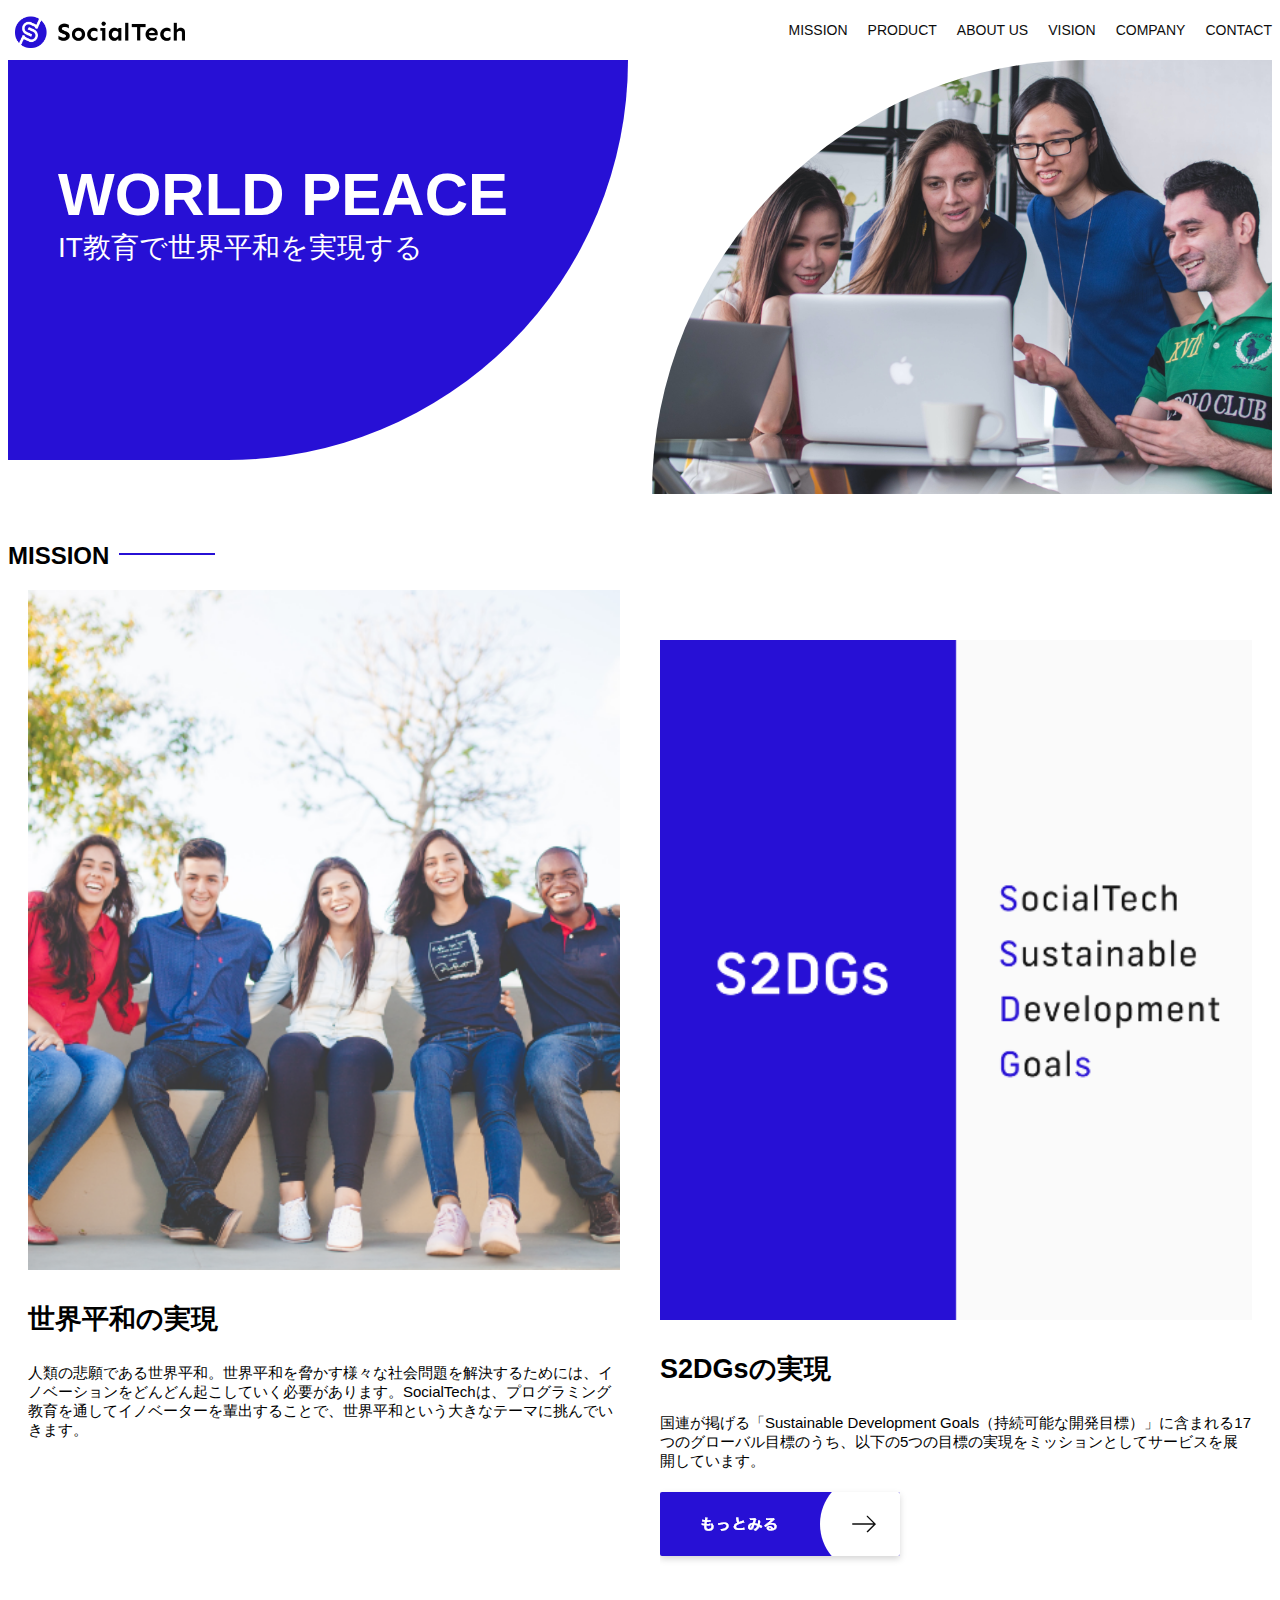
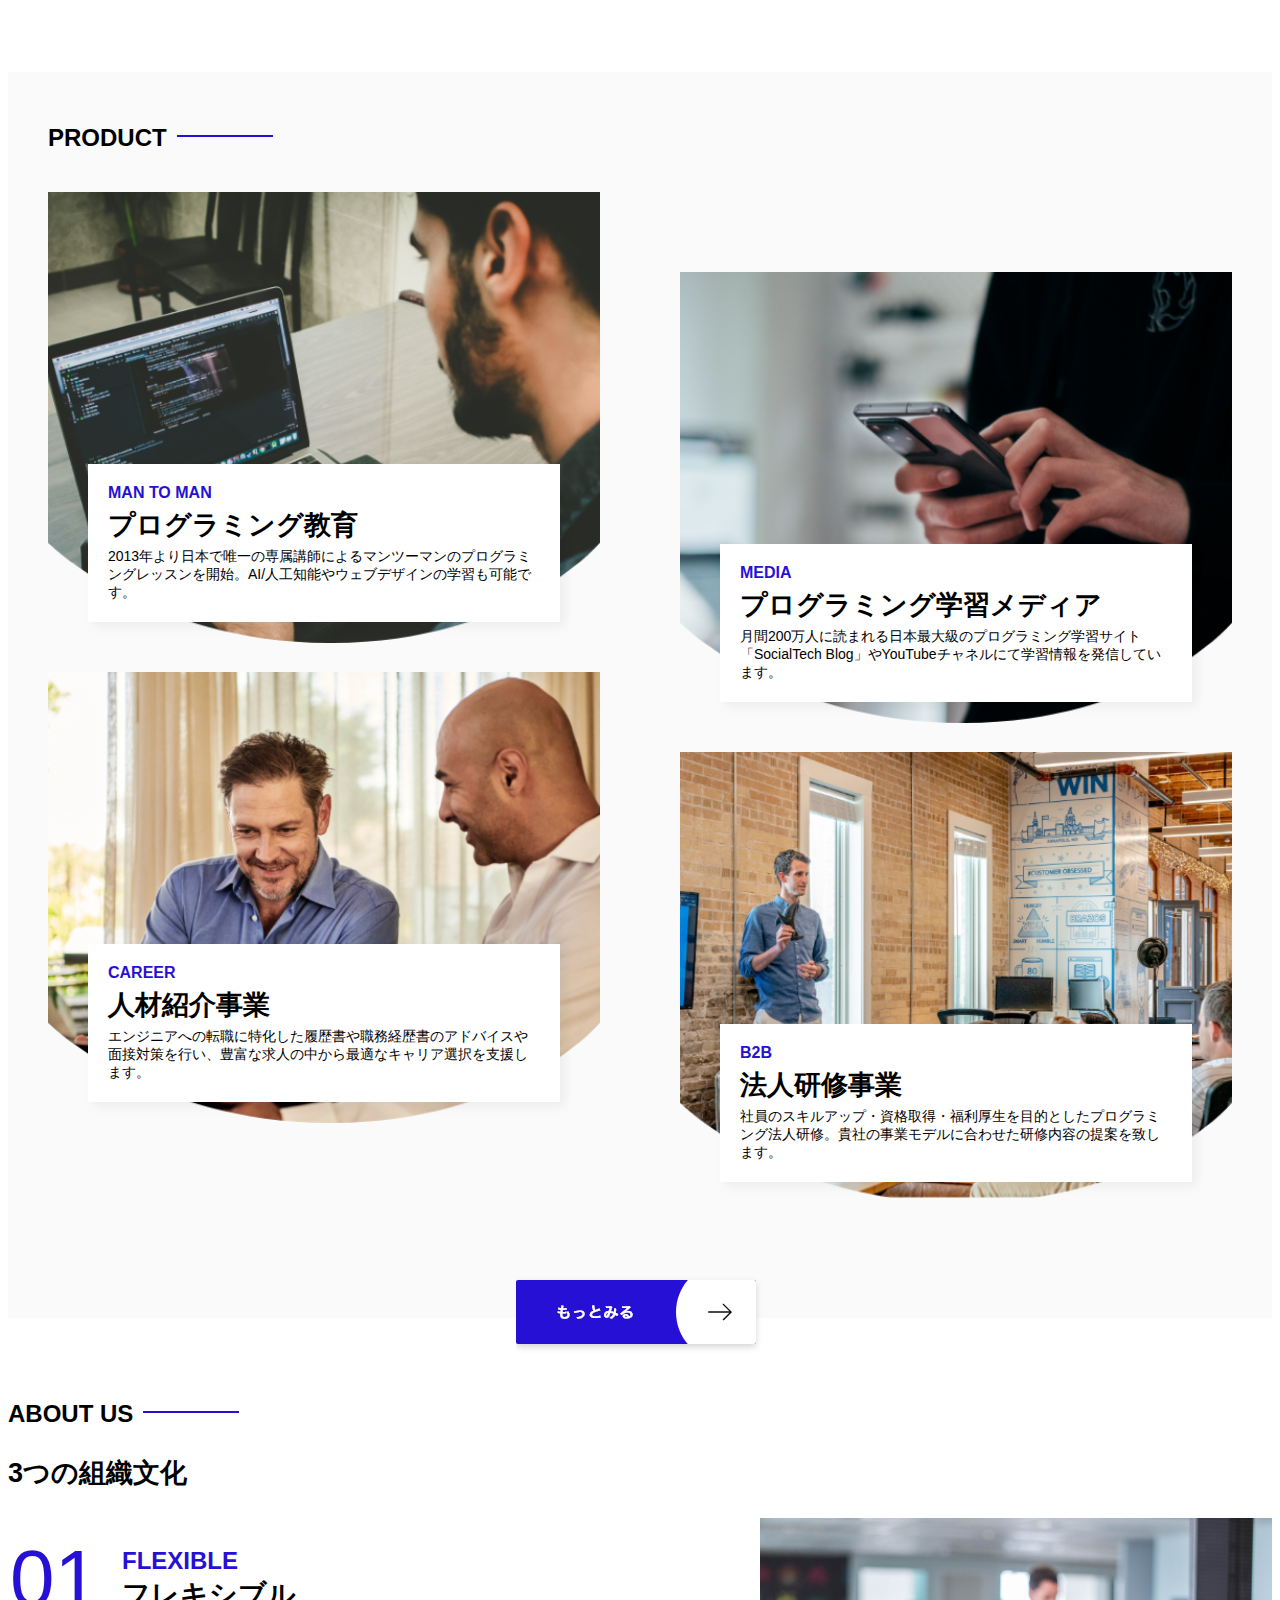
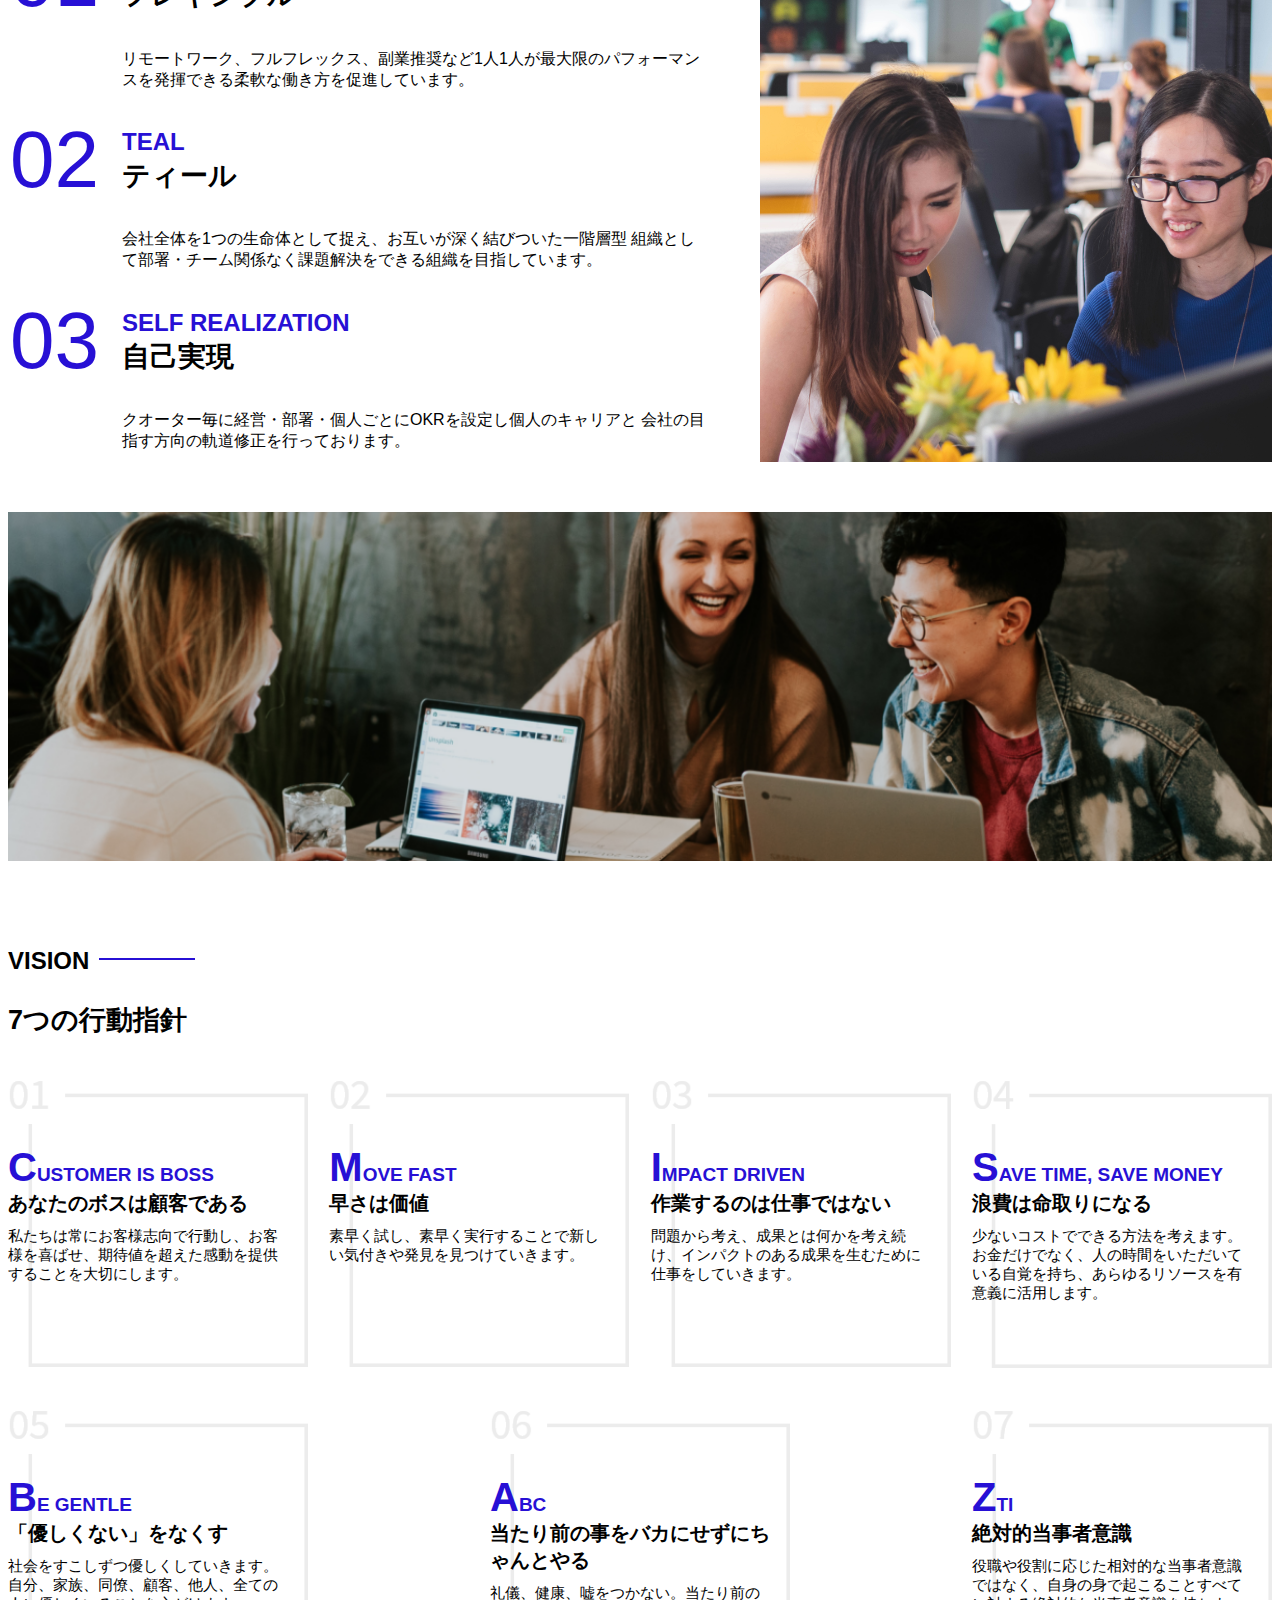
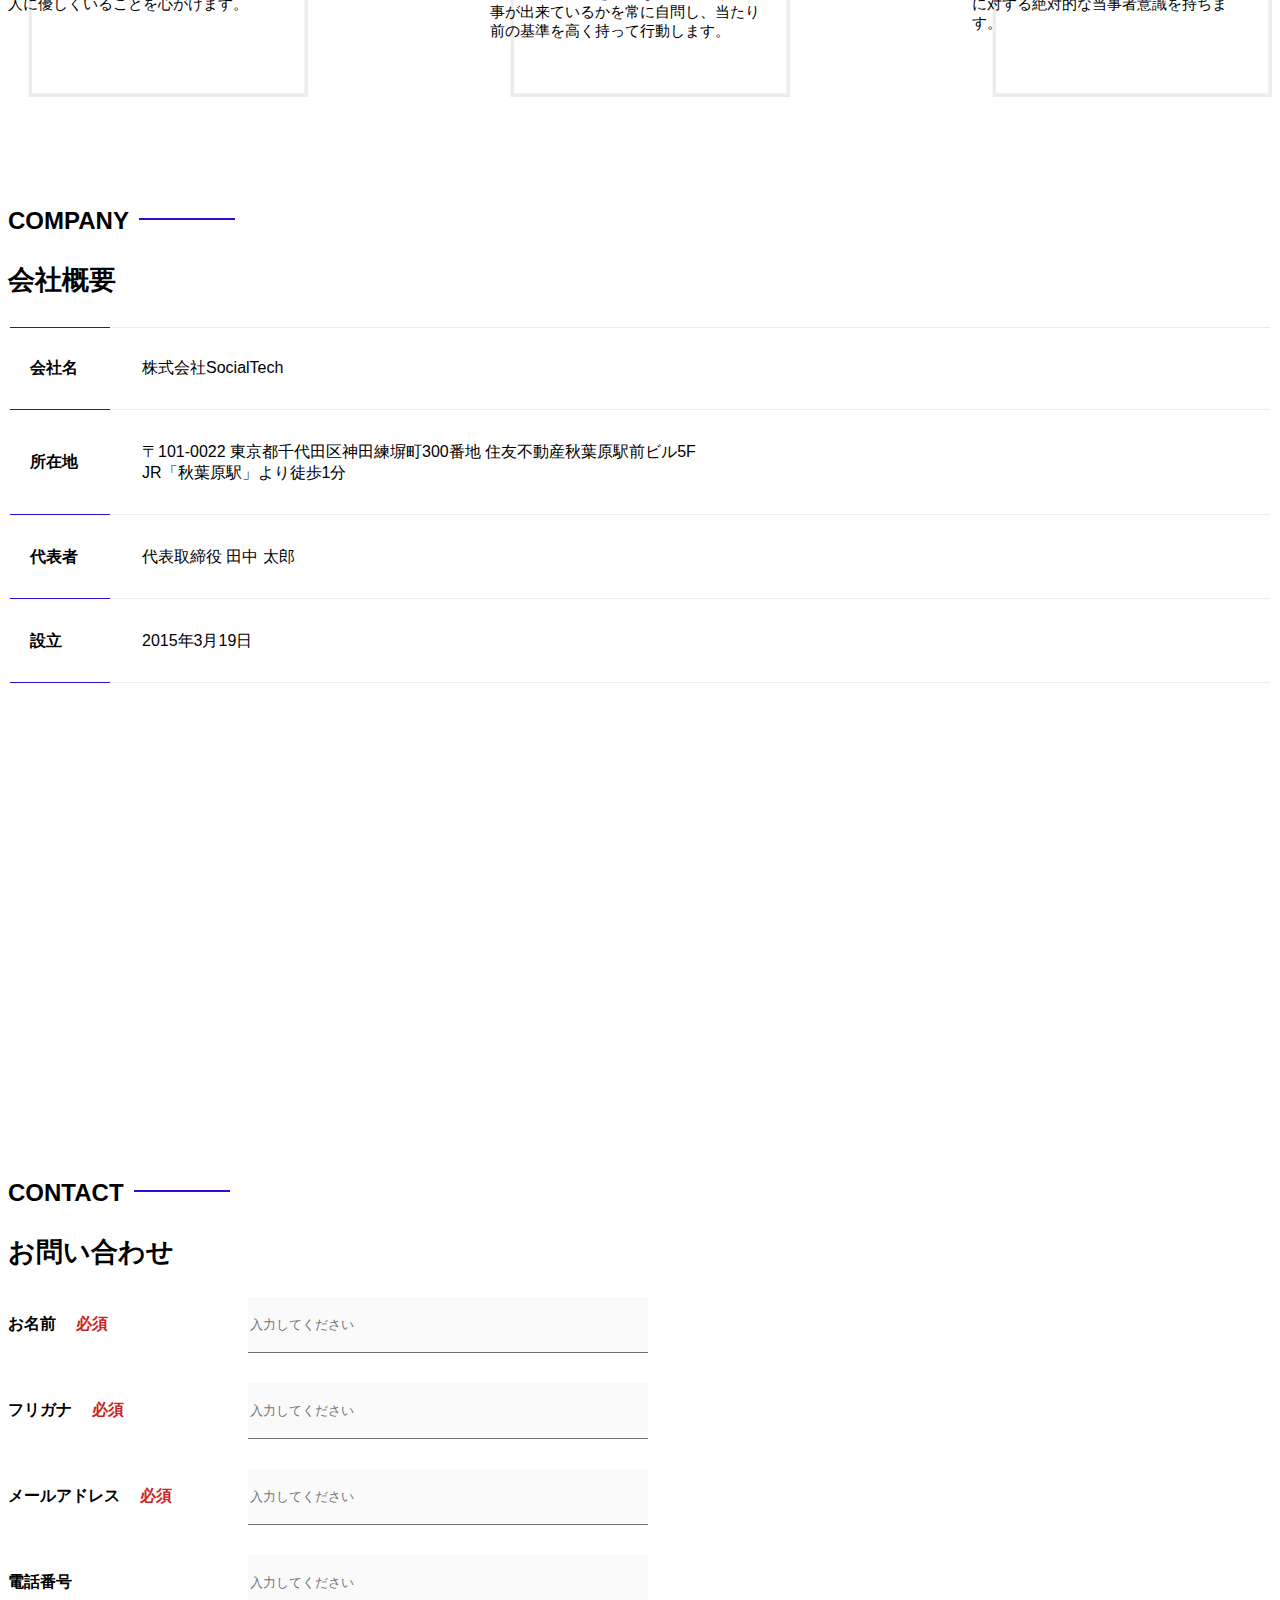
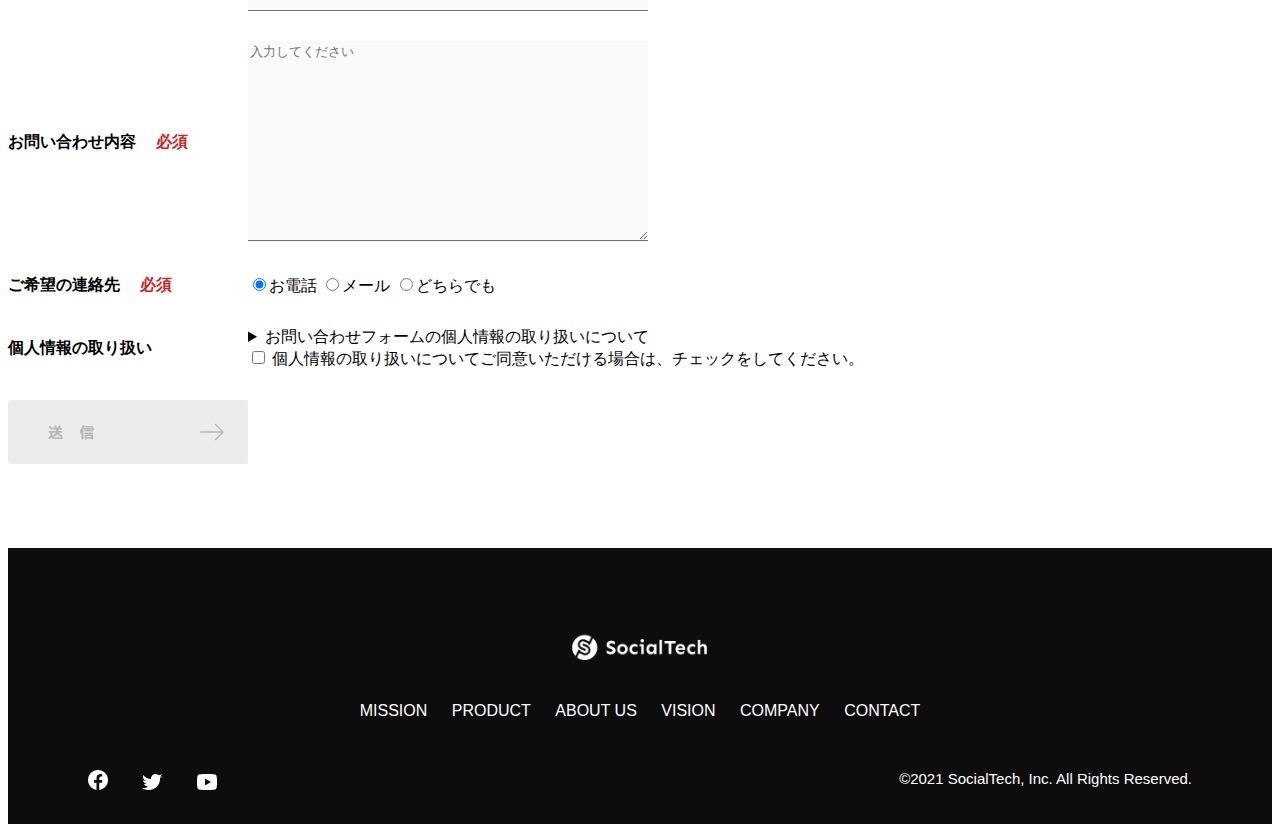
<file: index.html>
<!DOCTYPE html>
<html>
  <head>
    <title>SocialTech</title>
    <meta charset="UTF-8" />
    <meta name="description" content="SocialTechはEdTech業界のリーディングカンパニーを目指します。" />
    <meta name="viewport" content="width=device-width, initial-scale=1.0" />
    <meta name="twitter:card" content="summary">
    <meta name="twitter:site" content="@9CdLpVtVZA18191">
    <meta property="og:url" content="https://sforest1975.github.io/socialtech/">
    <meta property="og:title" content="social tech sample">
    <meta property="og:description" content="this page is social tech sample">
    <meta property="og:image" content="https://sforest1975.github.io/socialtech/images/index/index-main.png">
    <link rel="stylesheet" href="style.css" />
  </head>
  <body>
    <!-- ヘッダー -->
    <header>
      <!-- ロゴ -->
      <a href="index.html" id="logo">
        <img src="images/logo.png" alt="トップページに戻る" />
      </a>
      <!-- PC用ナビゲーション -->
      <nav id="nav-pc">
        <ul>
          <li><a href="mission.html">MISSION</a></li>
          <li><a href="product.html">PRODUCT</a></li>
          <li><a href="index.html#aboutus">ABOUT US</a></li>
          <li><a href="index.html#vision">VISION</a></li>
          <li><a href="index.html#company">COMPANY</a></li>
          <li><a href="index.html#contact">CONTACT</a></li>
        </ul>
      </nav>
      <!-- スマホ用メニューボタン -->
      <button id="menu-sp" onclick="document.getElementById('nav-sp').style.display = 'block'">
        <img src="images/button-menu.png" alt="ナビゲーションを開く" />
      </button>
      <!-- スマホ用ナビゲーション -->
      <div id="nav-sp">
        <button id="close" onclick="document.getElementById('nav-sp').style.display = 'none'">
          <img src="images/button-close.png" alt="ナビゲーションを閉じる" />
        </button>

        <nav>
          <ul>
            <li>
              <a id="logo-sp" href="index.html" onclick="document.getElementById('nav-sp').style.display = 'none'"><img src="images/logo-sp.png" alt="トップページに戻る" /></a>
            </li>
            <li><a class="menu" href="mission.html" onclick="document.getElementById('nav-sp').style.display = 'none'">MISSION</a></li>
            <li><a class="menu" href="product.html" onclick="document.getElementById('nav-sp').style.display = 'none'">PRODUCT</a></li>
            <li><a class="menu" href="index.html#aboutus" onclick="document.getElementById('nav-sp').style.display = 'none'">ABOUT US</a></li>
            <li><a class="menu" href="index.html#vision" onclick="document.getElementById('nav-sp').style.display = 'none'">VISION</a></li>
            <li><a class="menu" href="index.html#company" onclick="document.getElementById('nav-sp').style.display = 'none'">COMPANY</a></li>
            <li><a class="menu" href="index.html#contact" onclick="document.getElementById('nav-sp').style.display = 'none'">CONTACT</a></li>
          </ul>
        </nav>
        <div id="sns">
          <a href="https://www.facebook.com/sejuku2013">
            <img src="images/button-facebook.png" alt="Facebookのリンク" />
          </a>
          <a href="https://twitter.com/samuraijuku">
            <img src="images/button-twitter.png" alt="Twitterのリンク" />
          </a>
          <a href="https://www.youtube.com/channel/UCCFOQO5aDK0xXam4cUQXT8g">
            <img src="images/button-youtube.png" alt="YouTubeのリンク" />
          </a>
        </div>
      </div>
    </header>
    <main>
      <article>
        <!-- メインビジュアル -->
        <section id="main-visual">
          <div id="main-message">
            <h1>WORLD PEACE</h1>
            <p>IT教育で世界平和を実現する</p>
          </div>
          <img src="images/index/index-main.png" alt="PCの周りに集まる多国籍の仲間たち" />
        </section>
        <!--ミッション-->
        <section id="mission">
          <h2 class="index-h2">MISSION</h2>
          <div id="mission-flex">
            <div>
              <img id="mission-photo" src="images/index/index-mission.png" alt="屋外のベンチで写真を撮影する多国籍の仲間たち" />
              <h3>世界平和の実現</h3>
              <p>人類の悲願である世界平和。世界平和を脅かす様々な社会問題を解決するためには、イノベーションをどんどん起こしていく必要があります。SocialTechは、プログラミング教育を通してイノベーターを輩出することで、世界平和という大きなテーマに挑んでいきます。</p>
            </div>
            <div>
              <img id="s2dgs" src="images/index/s2dgs.png" alt="S2DGs" />
              <h3>S2DGsの実現</h3>
              <p>国連が掲げる「Sustainable Development Goals（持続可能な開発目標）」に含まれる17つのグローバル目標のうち、以下の5つの目標の実現をミッションとしてサービスを展開しています。</p>
              <a href="mission.html">
                <img src="images/button-more.png" alt="もっとみる" />
              </a>
            </div>
          </div>
        </section>
        <!-- プロダクト -->
        <section id="product">
          <h2 class="index-h2">PRODUCT</h2>
          <div class="product-flex">
            <div id="product-left">
              <div>
                <img class="product-photo" src="images/index/index-mantoman.png" alt="PCでコードを書く男性" />
                <div class="product-explain">
                  <span>MAN TO MAN</span>
                  <h3>プログラミング教育</h3>
                  <p>2013年より日本で唯一の専属講師によるマンツーマンのプログラミングレッスンを開始。AI/人工知能やウェブデザインの学習も可能です。</p>
                </div>
              </div>
              <div>
                <img class="product-photo" src="images/index/index-career.png" alt="笑顔で話し合う2人の男性" />
                <div class="product-explain">
                  <span>CAREER</span>
                  <h3>人材紹介事業</h3>
                  <p>エンジニアへの転職に特化した履歴書や職務経歴書のアドバイスや面接対策を行い、豊富な求人の中から最適なキャリア選択を支援します。</p>
                </div>
              </div>
            </div>
            <div id="product-right">
              <div>
                <img class="product-photo" src="images/index/index-media.png" alt="スマートフォンを操作する人" />
                <div class="product-explain">
                  <span>MEDIA</span>
                  <h3>プログラミング学習メディア</h3>
                  <p>月間200万人に読まれる日本最大級のプログラミング学習サイト「SocialTech Blog」やYouTubeチャネルにて学習情報を発信しています。</p>
                </div>
              </div>
              <div>
                <img class="product-photo" src="images/index/index-b2b.png" alt="講演中の男性とそれを聴く人々" />
                <div class="product-explain">
                  <span>B2B</span>
                  <h3>法人研修事業</h3>
                  <p>社員のスキルアップ・資格取得・福利厚生を目的としたプログラミング法人研修。貴社の事業モデルに合わせた研修内容の提案を致します。</p>
                </div>
              </div>
            </div>
          </div>
          <div id="product-more">
            <a href="product.html">
              <img src="images/button-more.png" alt="もっとみる" />
            </a>
          </div>
        </section>
        <!---ABOUT US-->
        <section id="aboutus">
          <h2 class="index-h2">ABOUT US</h2>
          <h3>3つの組織文化</h3>
          <div>
            <table class="culture-table">
              <tr>
                <td class="culture-num">01</td>
                <th><span class="culture-en">FLEXIBLE</span><br />フレキシブル</th>
              </tr>
              <tr>
                <td>
                  <!--空のセル-->
                </td>
                <td class="culture-description">リモートワーク、フルフレックス、副業推奨など1人1人が最大限のパフォーマンスを発揮できる柔軟な働き方を促進しています。</td>
              </tr>
              <tr>
                <td class="culture-num">02</td>
                <th><span class="culture-en">TEAL</span><br />ティール</th>
              </tr>
              <tr>
                <td>
                  <!--空のセル-->
                </td>
                <td class="culture-description">会社全体を1つの生命体として捉え、お互いが深く結びついた一階層型 組織として部署・チーム関係なく課題解決をできる組織を目指しています。</td>
              </tr>
              <tr>
                <td class="culture-num">03</td>
                <th><span class="culture-en">SELF REALIZATION</span><br />自己実現</th>
              </tr>
              <tr>
                <td>
                  <!--空のセル-->
                </td>
                <td class="culture-description">クオーター毎に経営・部署・個人ごとにOKRを設定し個人のキャリアと 会社の目指す方向の軌道修正を行っております。</td>
              </tr>
            </table>
            <img class="culture-img" src="images/index/index-aboutus1.png" alt="笑顔で話し合う2人の女性" />
          </div>
          <img class="culture-img2" src="images/index/index-aboutus2.png" alt="笑顔で話し合う3人の男女" />
        </section>
        <!-- VISION -->
        <section id="vision">
          <h2 class="index-h2">VISION</h2>
          <h3>7つの行動指針</h3>
          <div>
            <div class="vision-box">
              <img src="images/index/vision-01.png" alt="01" />
              <div>
                <h4>CUSTOMER IS BOSS</h4>
                <h5>あなたのボスは顧客である</h5>
                <p>私たちは常にお客様志向で行動し、お客様を喜ばせ、期待値を超えた感動を提供することを大切にします。</p>
              </div>
            </div>
            <div class="vision-box">
              <img src="images/index/vision-02.png" alt="02" />
              <div>
                <h4>MOVE FAST</h4>
                <h5>早さは価値</h5>
                <p>素早く試し、素早く実行することで新しい気付きや発見を見つけていきます。</p>
              </div>
            </div>
            <div class="vision-box">
              <img src="images/index/vision-03.png" alt="03" />
              <div>
                <h4>IMPACT DRIVEN</h4>
                <h5>作業するのは仕事ではない</h5>
                <p>問題から考え、成果とは何かを考え続け、インパクトのある成果を生むために仕事をしていきます。</p>
              </div>
            </div>
            <div class="vision-box">
              <img src="images/index//vision-04.png" alt="04" />
              <div>
                <h4>SAVE TIME, SAVE MONEY</h4>
                <h5>浪費は命取りになる</h5>
                <p>少ないコストでできる方法を考えます。お金だけでなく、人の時間をいただいている自覚を持ち、あらゆるリソースを有意義に活用します。</p>
              </div>
            </div>
            <div class="vision-box">
              <img src="images/index/vision-05.png" alt="05" />
              <div>
                <h4>BE GENTLE</h4>
                <h5>「優しくない」をなくす</h5>
                <p>社会をすこしずつ優しくしていきます。自分、家族、同僚、顧客、他人、全ての人に優しくいることを心がけます。</p>
              </div>
            </div>
            <div class="vision-box">
              <img src="images/index/vision-06.png" alt="06" />
              <div>
                <h4>ABC</h4>
                <h5>当たり前の事をバカにせずにちゃんとやる</h5>
                <p>礼儀、健康、嘘をつかない。当たり前の事が出来ているかを常に自問し、当たり前の基準を高く持って行動します。</p>
              </div>
            </div>
            <div class="vision-box">
              <img src="images/index/vision-07.png" alt="07" />
              <div>
                <h4>ZTI</h4>
                <h5>絶対的当事者意識</h5>
                <p>役職や役割に応じた相対的な当事者意識ではなく、自身の身で起こることすべてに対する絶対的な当事者意識を持ちます。</p>
              </div>
            </div>
          </div>
        </section>
        <!-- COMPANY -->
        <section id="company">
          <h2 class="index-h2">COMPANY</h2>
          <h3>会社概要</h3>
          <table id="company-table">
            <tr>
              <th class="tableheader tableheader-first">会社名</th>
              <td class="cell cell-first">株式会社SocialTech</td>
            </tr>
            <tr>
              <th class="tableheader">所在地</th>
              <td class="cell">〒101-0022 東京都千代田区神田練塀町300番地 住友不動産秋葉原駅前ビル5F<br />JR「秋葉原駅」より徒歩1分</td>
            </tr>
            <tr>
              <th class="tableheader">代表者</th>
              <td class="cell">代表取締役 田中 太郎</td>
            </tr>
            <tr>
              <th class="tableheader">設立</th>
              <td class="cell">2015年3月19日</td>
            </tr>
          </table>
          <iframe src="https://www.google.com/maps/embed?pb=!1m18!1m12!1m3!1d3240.0688551336807!2d139.7720776771055!3d35.69992317258124!2m3!1f0!2f0!3f0!3m2!1i1024!2i768!4f13.1!3m3!1m2!1s0x60188fee13660e23%3A0x77137876edf742ac!2z5L2P5Y-L5LiN5YuV55Sj56eL6JGJ5Y6f6aeF5YmN44OT44Or!5e0!3m2!1sja!2sjp!4v1704858013291!5m2!1sja!2sjp" style="border: 0" allowfullscreen="" loading="lazy"> </iframe>
        </section>
        <!-- お問い合わせフォーム -->
        <section id="contact">
          <h2 class="index-h2">CONTACT</h2>
          <h3>お問い合わせ</h3>
          <form>
            <div>
              <div class="contact-heading">
                <label class="contact-label">お名前<span class="contact-span">必須</span></label>
              </div>
              <div>
                <input type="text" name="name" placeholder="入力してください" class="contact-textbox" />
              </div>
            </div>
            <div>
              <div class="contact-heading">
                <label class="contact-label">フリガナ<span class="contact-span">必須</span></label>
              </div>
              <div>
                <input type="text" name="hurigana" placeholder="入力してください" class="contact-textbox" />
              </div>
            </div>
            <div>
              <div class="contact-heading">
                <label class="contact-label">メールアドレス<span class="contact-span">必須</span></label>
              </div>
              <div>
                <input type="text" name="email" placeholder="入力してください" class="contact-textbox" />
              </div>
            </div>
            <div>
              <div class="contact-heading">
                <label class="contact-label">電話番号</label>
              </div>
              <div>
                <input type="text" name="tel" placeholder="入力してください" class="contact-textbox" />
              </div>
            </div>
            <div>
              <div class="contact-heading">
                <label class="contact-label">お問い合わせ内容<span class="contact-span">必須</span></label>
              </div>
              <div>
                <textarea class="contact-textarea" placeholder="入力してください" name="message"></textarea>
              </div>
            </div>
            <div>
              <div class="contact-heading">
                <label class="contact-label">ご希望の連絡先<span class="contact-span">必須</span></label>
              </div>
              <div><input class="radiobutton" type="radio" value="tel" name="contact" checked /><label>お電話</label> <input class="radiobutton" type="radio" value="mail" name="contact" /><label>メール</label> <input class="radiobutton" type="radio" value="both" name="contact" /><label>どちらでも</label></div>
            </div>
            <div>
              <div class="contact-heading">
                <label class="contact-label">個人情報の取り扱い</label>
              </div>
              <div>
                <details>
                  <summary>お問い合わせフォームの個人情報の取り扱いについて</summary>
                  <div>
                    <dl>
                      <dt>１．組織の名称又は氏名</dt>
                      <dd>株式会社SocialTech</dd>
                      <dt>２．個人情報保護管理者（若しくはその代理人）の氏名又は職名、所属及び連絡先</dt>
                      <dd>
                        <p>鈴木 一郎 コーポレート部</p>
                        <p>メールアドレス：samurai@example.com</p>
                        <p>TEL：03-1234-5678</p>
                      </dd>
                      <dt>３．個人情報の利用目的</dt>
                      <dd>
                        <ul>
                          <li>本サービス及び本サービスに関連する情報の提供又はそれらに関する連絡のため</li>
                          <li>ユーザーの本人確認のため</li>
                          <li>当社サービスのご案内のため</li>
                          <li>当社の商品等の広告または宣伝（電子メールによるものを含むものとします。）</li>
                        </ul>
                      </dd>
                      <dt>４．個人情報の取り扱い業務の委託</dt>
                      <dd>個人情報の取扱業務の全部または一部を外部に業務委託する場合があります。その際、弊社は、個人情報を適切に保護できる管理体制を敷き実行していることを条件として委託先を厳選したうえで、機密保持契約を委託先と締結し、お客様の個人情報を厳密に管理させます。</dd>
                      <dt>５．個人情報の開示等の請求</dt>
                      <dd>
                        お客様は、弊社に対してご自身の個人情報の開示等（利用目的の通知、開示、内容の訂正・追加・削除、利用の停止または消去、第三者への提供の停止）に関して、当社問合わせ窓口に申し出ることができます。<br />
                        その際、弊社はお客様ご本人を確認させていただいたうえで、合理的な期間内に対応いたします。<br />
                        なお、個人情報に関する弊社問合わせ先は、次の通りです。
                      </dd>
                      <dd>
                        <p>株式会社SocialTech　個人情報問合せ窓口</p>
                        <p>〒150-0043　東京都千代田区神田練塀町300番地 住友不動産秋葉原駅前ビル5F</p>
                        <p>メールアドレス：samurai@example.com　TEL：03-1234-5678</p>
                      </dd>

                      <dt>６．個人情報を提供されることの任意性について</dt>
                      <dd>お客様がご自身の個人情報を弊社に提供されるか否かは、お客様のご判断によりますが、もしご提供されない場合には、適切なサービスが提供できない場合がありますので予めご了承ください。</dd>
                    </dl>
                  </div>
                </details>
                <input type="checkbox" name="agree" />
                <span>個人情報の取り扱いについてご同意いただける場合は、チェックをしてください。</span>
              </div>
            </div>
            <input type="image" src="images/button-submit.png" alt="送信する" />
          </form>
        </section>
      </article>
    </main>
    <footer>
      <div id="footer-logo">
        <img src="images/logo-sp.png" alt="SocialTech" />
      </div>
      <div id="footer-link">
        <a href="mission.html">MISSION</a>
        <a href="product.html">PRODUCT</a>
        <a href="index.html#aboutus">ABOUT US</a>
        <a href="index.html#vision">VISION</a>
        <a href="index.html#company">COMPANY</a>
        <a href="index.html#contact">CONTACT</a>
      </div>
      <div id="sns-footer">
        <div class="sns-btns">
          <a href="https://www.facebook.com/sejuku2013"><img src="images/button-facebook.png" alt="Facebookのリンク" /></a>
          <a href="https://twitter.com/samuraijuku"><img src="images/button-twitter.png" alt="Twitterのリンク" /></a>
          <a href="https://www.youtube.com/channel/UCCFOQO5aDK0xXam4cUQXT8g"><img src="images/button-youtube.png" alt="YouTubeのリンク" /></a>
        </div>
        <p id="copyright">&copy;2021 SocialTech, Inc. All Rights Reserved.</p>
      </div>
    </footer>
  </body>
</html>
</file>
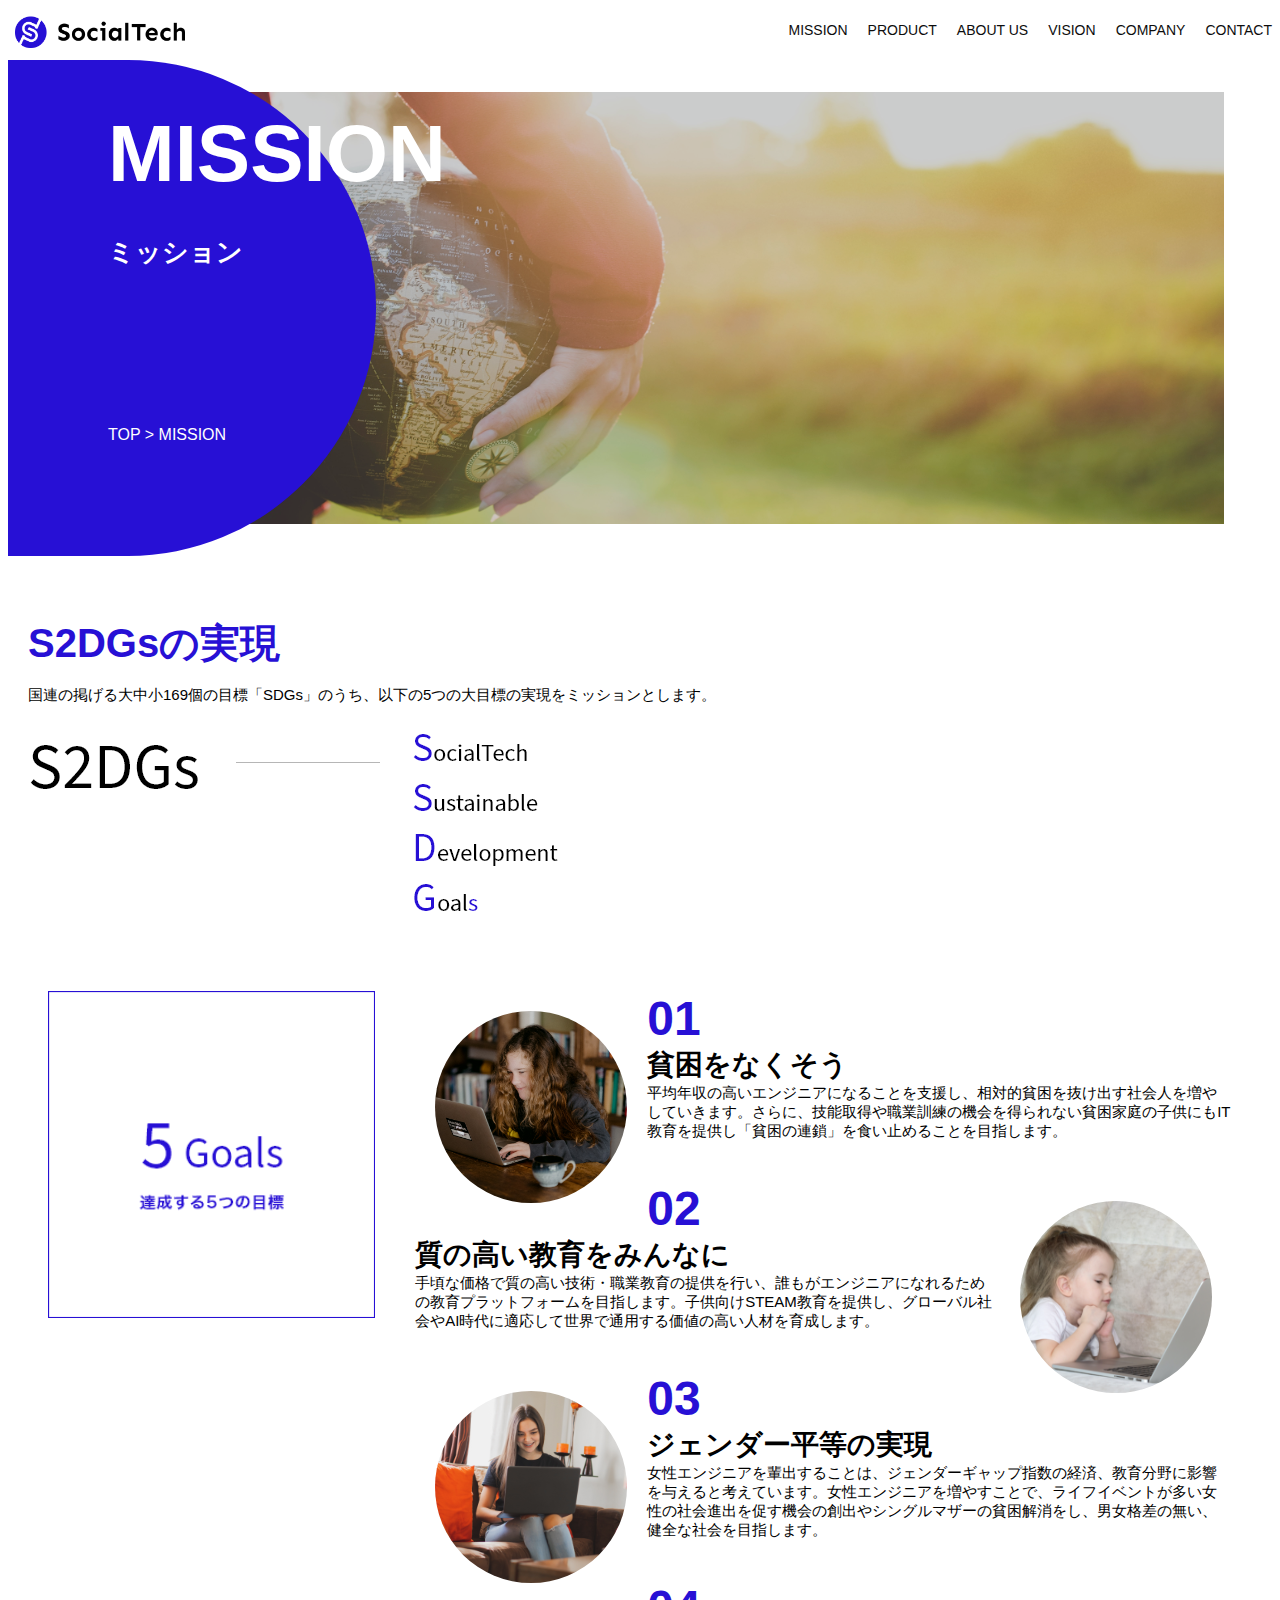
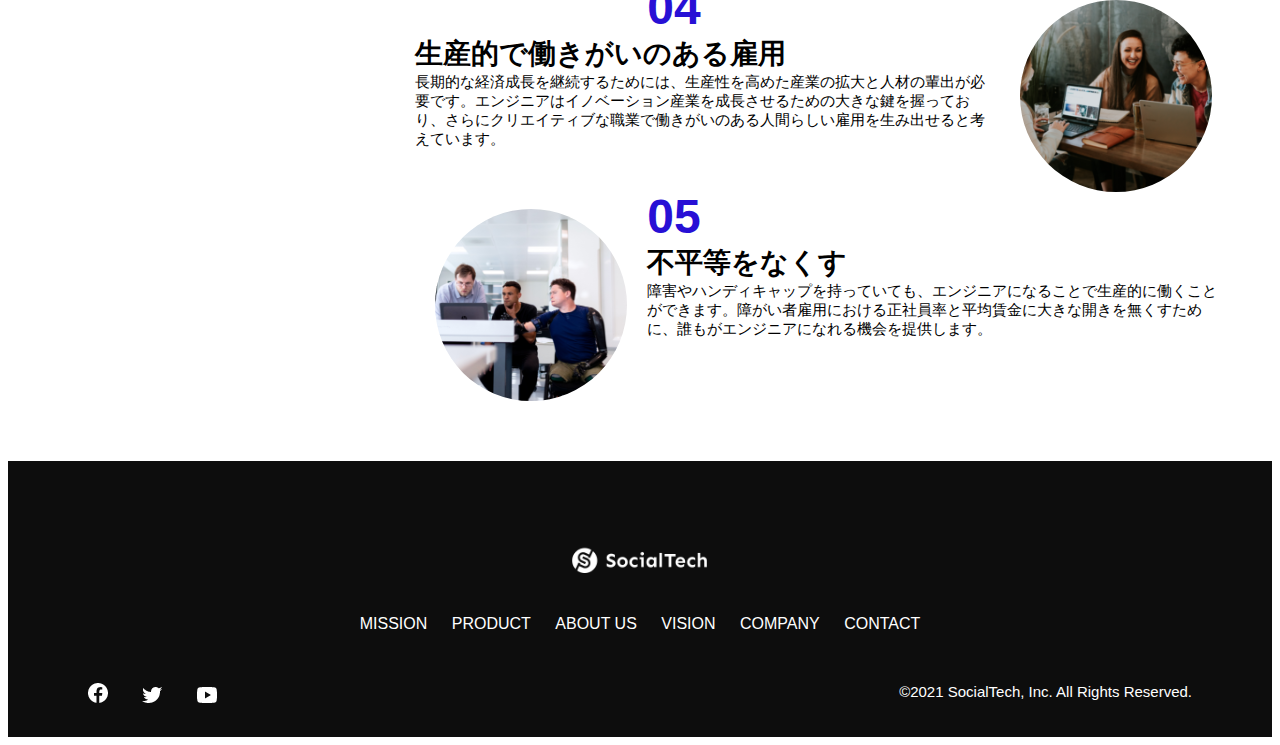
<file: mission.html>
<!DOCTYPE html>
<html>
  <head>
    <title>SocialTech - MISSION ミッション -</title>
    <meta charset="utf-8" />
    <meta name="description" content="SocialTechが目指す5つの目標（S2DGs）を紹介します" />
    <meta name="viewport" content="width=device-width, initial-scale=1.0" />
    <link rel="stylesheet" href="style.css" />
  </head>

  <body>
    <!-- ヘッダー -->
    <header>
      <!-- ロゴ -->
      <a href="index.html" id="logo">
        <img src="images/logo.png" alt="トップページに戻る" />
      </a>

      <!-- PC用ナビゲーション -->
      <nav id="nav-pc">
        <ul>
          <li><a href="mission.html">MISSION</a></li>
          <li><a href="product.html">PRODUCT</a></li>
          <li><a href="index.html#aboutus">ABOUT US</a></li>
          <li><a href="index.html#vision">VISION</a></li>
          <li><a href="index.html#company">COMPANY</a></li>
          <li><a href="index.html#contact">CONTACT</a></li>
        </ul>
      </nav>

      <!-- スマホ用メニューボタン -->
      <button id="menu-sp" onclick="document.getElementById('nav-sp').style.display = 'block'">
        <img src="images/button-menu.png" alt="ナビゲーションを開く" />
      </button>

      <!-- スマホ用ナビゲーション -->
      <div id="nav-sp">
        <button id="close" onclick="document.getElementById('nav-sp').style.display = 'none'">
          <img src="images/button-close.png" alt="ナビゲーションを閉じる" />
        </button>

        <nav>
          <ul>
            <li>
              <a id="logo-sp" href="index.html" onclick="document.getElementById('nav-sp').style.display = 'none'"><img src="images/logo-sp.png" alt="トップページに戻る" /></a>
            </li>
            <li><a class="menu" href="mission.html" onclick="document.getElementById('nav-sp').style.display = 'none'">MISSION</a></li>
            <li><a class="menu" href="product.html" onclick="document.getElementById('nav-sp').style.display = 'none'">PRODUCT</a></li>
            <li><a class="menu" href="index.html#aboutus" onclick="document.getElementById('nav-sp').style.display = 'none'">ABOUT US</a></li>
            <li><a class="menu" href="index.html#vision" onclick="document.getElementById('nav-sp').style.display = 'none'">VISION</a></li>
            <li><a class="menu" href="index.html#company" onclick="document.getElementById('nav-sp').style.display = 'none'">COMPANY</a></li>
            <li><a class="menu" href="index.html#contact" onclick="document.getElementById('nav-sp').style.display = 'none'">CONTACT</a></li>
          </ul>
        </nav>
        <div id="sns">
          <a href="https://www.facebook.com/sejuku2013">
            <img src="images/button-facebook.png" alt="Facebookのリンク" />
          </a>
          <a href="https://twitter.com/samuraijuku">
            <img src="images/button-twitter.png" alt="Twitterのリンク" />
          </a>
          <a href="https://www.youtube.com/channel/UCCFOQO5aDK0xXam4cUQXT8g">
            <img src="images/button-youtube.png" alt="YouTubeのリンク" />
          </a>
        </div>
      </div>
    </header>

    <main>
      <article>
        <section id="mission-main">
          <div class="mission-main-inner">
            <div id="mission-title">
              <h1>MISSION<br /><span>ミッション</span></h1>
              <p>TOP > MISSION</p>
            </div>
          </div>
        </section>
        <section id="mission-s2dgs">
          <h2 class="mission-h2">S2DGsの実現</h2>
          <p>国連の掲げる大中小169個の目標「SDGs」のうち、以下の5つの大目標の実現をミッションとします。</p>
          <img src="images/mission/mission-s2dgs.png" alt="S2DGs" />
        </section>

        <section id="mission-five-goals">
          <div class="five-goals-image">
            <img src="images/mission/mission-5goals.png" alt="5Goals" />
          </div>
          <div class="five-goals-read">
            <div>
              <img class="fivegoals-image-left" src="images/mission/mission-5goals01.png" alt="PCを操作する女の子" />
              <span class="fivegoals-number">01</span>
              <h3 class="fivegoals-h3">貧困をなくそう</h3>
              <p class="fivegoals-p">平均年収の高いエンジニアになることを支援し、相対的貧困を抜け出す社会人を増やしていきます。さらに、技能取得や職業訓練の機会を得られない貧困家庭の子供にもIT教育を提供し「貧困の連鎖」を食い止めることを目指します。</p>
            </div>
            <div>
              <img class="fivegoals-image-right" src="images/mission/mission-5goals02.png" alt="PCを見つめる小さい女の子" />
              <span class="fivegoals-number">02</span>
              <h3 class="fivegoals-h3">質の高い教育をみんなに</h3>
              <p class="fivegoals-p">手頃な価格で質の高い技術・職業教育の提供を行い、誰もがエンジニアになれるための教育プラットフォームを目指します。子供向けSTEAM教育を提供し、グローバル社会やAI時代に適応して世界で通用する価値の高い人材を育成します。</p>
            </div>
            <div>
              <img class="fivegoals-image-left" src="images/mission/mission-5goals03.png" alt="PCを操作する女性" />

              <span class="fivegoals-number">03</span>
              <h3 class="fivegoals-h3">ジェンダー平等の実現</h3>
              <p class="fivegoals-p">女性エンジニアを輩出することは、ジェンダーギャップ指数の経済、教育分野に影響を与えると考えています。女性エンジニアを増やすことで、ライフイベントが多い女性の社会進出を促す機会の創出やシングルマザーの貧困解消をし、男女格差の無い、健全な社会を目指します。</p>
            </div>
            <div>
              <img class="fivegoals-image-right" src="images/mission/mission-5goals04.png" alt="笑顔で話し合う3人の男女" />
              <span class="fivegoals-number">04</span>
              <h3 class="fivegoals-h3">生産的で働きがいのある雇用</h3>
              <p class="fivegoals-p">長期的な経済成長を継続するためには、生産性を高めた産業の拡大と人材の輩出が必要です。エンジニアはイノベーション産業を成長させるための大きな鍵を握っており、さらにクリエイティブな職業で働きがいのある人間らしい雇用を生み出せると考えています。</p>
            </div>
            <div>
              <img class="fivegoals-image-left" src="images/mission/mission-5goals05.png" alt="障害を持つ男性が生き生きと働く様子" />
              <span class="fivegoals-number">05</span>
              <h3 class="fivegoals-h3">不平等をなくす</h3>
              <p class="fivegoals-p">障害やハンディキャップを持っていても、エンジニアになることで生産的に働くことができます。障がい者雇用における正社員率と平均賃金に大きな開きを無くすために、誰もがエンジニアになれる機会を提供します。</p>
            </div>
          </div>
        </section>
      </article>
    </main>

    <footer>
      <div id="footer-logo">
        <img src="images/logo-sp.png" alt="SocialTech" />
      </div>
      <div id="footer-link">
        <a href="mission.html">MISSION</a>
        <a href="product.html">PRODUCT</a>
        <a href="index.html#aboutus">ABOUT US</a>
        <a href="index.html#vision">VISION</a>
        <a href="index.html#company">COMPANY</a>
        <a href="index.html#contact">CONTACT</a>
      </div>
      <div id="sns-footer">
        <div class="sns-btns">
          <a href="https://www.facebook.com/sejuku2013"><img src="images/button-facebook.png" alt="Facebookのリンク" /></a>
          <a href="https://twitter.com/samuraijuku"><img src="images/button-twitter.png" alt="Twitterのリンク" /></a>
          <a href="https://www.youtube.com/channel/UCCFOQO5aDK0xXam4cUQXT8g"><img src="images/button-youtube.png" alt="YouTubeのリンク" /></a>
        </div>
        <p id="copyright">&copy;2021 SocialTech, Inc. All Rights Reserved.</p>
      </div>
    </footer>
  </body>
</html>
</file>
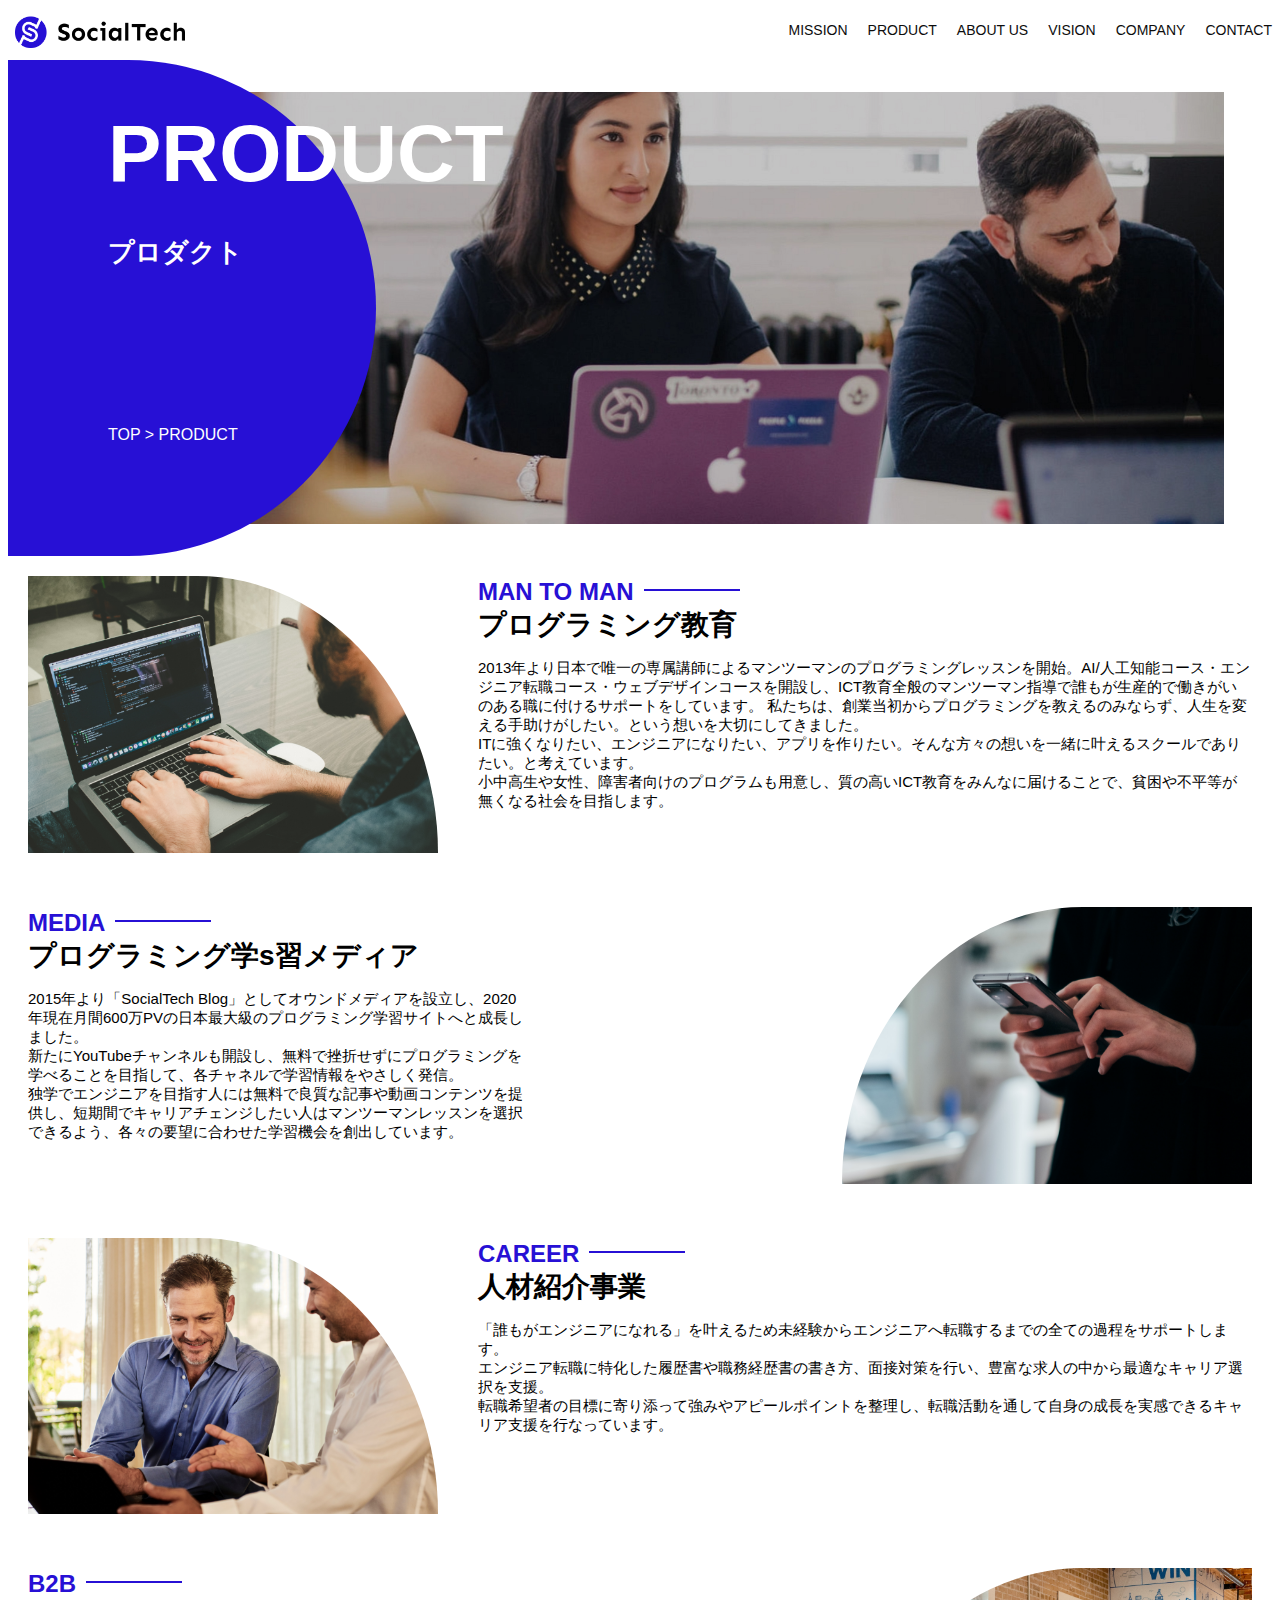
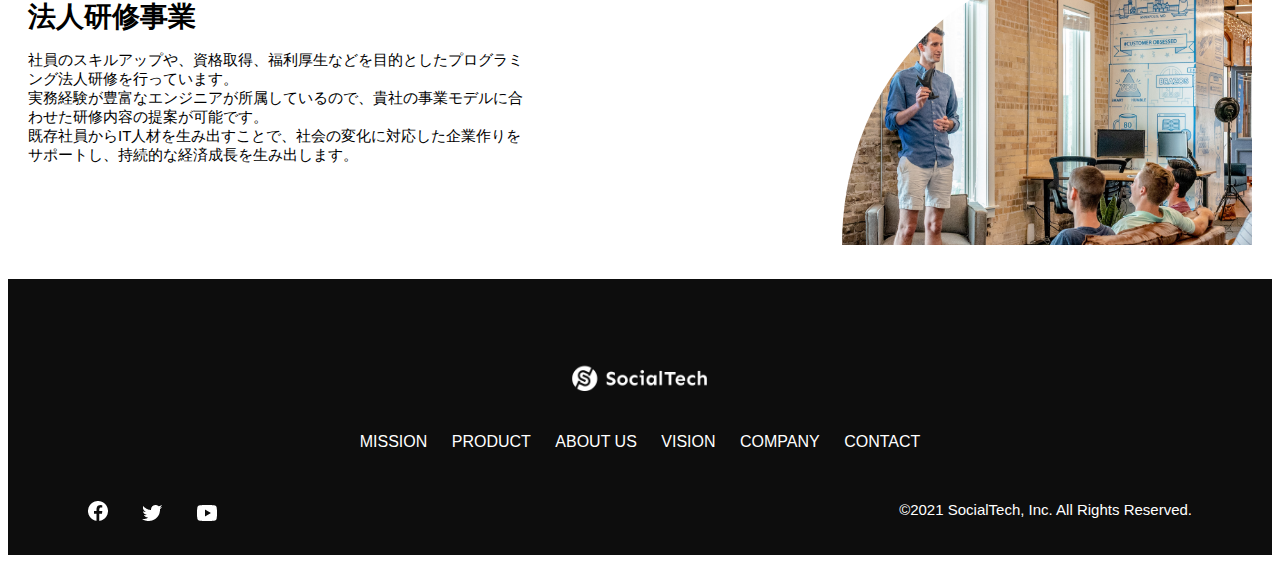
<file: product.html>
<!DOCTYPE html>
<html>
  <head>
    <title>SocialTech -PRODUCT プロダクト-</title>
    <meta charset="utf-8" />
    <meta name="description" content="SocialTechの4つのプロダクトを紹介します" />
    <meta name="viewport" content="width=device-width, initial-scale=1.0" />
    <link rel="stylesheet" href="style.css" />
  </head>

  <body>
    <!-- ヘッダー -->
    <header>
      <!-- ロゴ -->
      <a href="index.html" id="logo">
        <img src="images/logo.png" alt="トップページに戻る" />
      </a>

      <!-- PC用ナビゲーション -->
      <nav id="nav-pc">
        <ul>
          <li><a href="mission.html">MISSION</a></li>
          <li><a href="product.html">PRODUCT</a></li>
          <li><a href="index.html#aboutus">ABOUT US</a></li>
          <li><a href="index.html#vision">VISION</a></li>
          <li><a href="index.html#company">COMPANY</a></li>
          <li><a href="index.html#contact">CONTACT</a></li>
        </ul>
      </nav>

      <!-- スマホ用メニューボタン -->
      <button id="menu-sp" onclick="document.getElementById('nav-sp').style.display = 'block'">
        <img src="images/button-menu.png" alt="ナビゲーションを開く" />
      </button>

      <!-- スマホ用ナビゲーション -->
      <div id="nav-sp">
        <button id="close" onclick="document.getElementById('nav-sp').style.display = 'none'">
          <img src="images/button-close.png" alt="ナビゲーションを閉じる" />
        </button>

        <nav>
          <ul>
            <li>
              <a id="logo-sp" href="index.html" onclick="document.getElementById('nav-sp').style.display = 'none'"><img src="images/logo-sp.png" alt="トップページに戻る" /></a>
            </li>
            <li><a class="menu" href="mission.html" onclick="document.getElementById('nav-sp').style.display = 'none'">MISSION</a></li>
            <li><a class="menu" href="product.html" onclick="document.getElementById('nav-sp').style.display = 'none'">PRODUCT</a></li>
            <li><a class="menu" href="index.html#aboutus" onclick="document.getElementById('nav-sp').style.display = 'none'">ABOUT US</a></li>
            <li><a class="menu" href="index.html#vision" onclick="document.getElementById('nav-sp').style.display = 'none'">VISION</a></li>
            <li><a class="menu" href="index.html#company" onclick="document.getElementById('nav-sp').style.display = 'none'">COMPANY</a></li>
            <li><a class="menu" href="index.html#contact" onclick="document.getElementById('nav-sp').style.display = 'none'">CONTACT</a></li>
          </ul>
        </nav>
        <div id="sns">
          <a href="https://www.facebook.com/sejuku2013">
            <img src="images/button-facebook.png" alt="Facebookのリンク" />
          </a>
          <a href="https://twitter.com/samuraijuku">
            <img src="images/button-twitter.png" alt="Twitterのリンク" />
          </a>
          <a href="https://www.youtube.com/channel/UCCFOQO5aDK0xXam4cUQXT8g">
            <img src="images/button-youtube.png" alt="YouTubeのリンク" />
          </a>
        </div>
      </div>
    </header>

    <main>
      <article>
        <section id="product-main">
          <div class="product-main-inner">
            <div id="product-title">
              <h1>PRODUCT<br /><span>プロダクト</span></h1>
              <p>TOP > PRODUCT</p>
            </div>
          </div>
        </section>

        <section class="product-section product-section-left">
          <div class="product-section-img">
            <img src="images/product/product-mantoman.png" alt="PCでコードを書く男性" />
          </div>
          <div class="product-read">
            <h2 class="product-h2">MAN TO MAN</h2>
            <h3 class="product-h3">プログラミング教育</h3>
            <p>
              2013年より日本で唯一の専属講師によるマンツーマンのプログラミングレッスンを開始。AI/人工知能コース・エンジニア転職コース・ウェブデザインコースを開設し、ICT教育全般のマンツーマン指導で誰もが生産的で働きがいのある職に付けるサポートをしています。 私たちは、創業当初からプログラミングを教えるのみならず、人生を変える手助けがしたい。という想いを大切にしてきました。<br />ITに強くなりたい、エンジニアになりたい、アプリを作りたい。そんな方々の想いを一緒に叶えるスクールでありたい。と考えています。<br />小中高生や女性、障害者向けのプログラムも用意し、質の高いICT教育をみんなに届けることで、貧困や不平等が無くなる社会を目指します。
            </p>
          </div>
        </section>

        <section class="product-section product-section-right">
          <div class="product-read">
            <h2 class="product-h2">MEDIA</h2>
            <h3 class="product-h3">プログラミング学s習メディア</h3>
            <p>
              2015年より「SocialTech Blog」としてオウンドメディアを設立し、2020年現在月間600万PVの日本最大級のプログラミング学習サイトへと成長しました。<br />新たにYouTubeチャンネルも開設し、無料で挫折せずにプログラミングを学べることを目指して、各チャネルで学習情報をやさしく発信。<br />独学でエンジニアを目指す人には無料で良質な記事や動画コンテンツを提供し、短期間でキャリアチェンジしたい人はマンツーマンレッスンを選択できるよう、各々の要望に合わせた学習機会を創出しています。
            </p>
          </div>
          <div class="product-section-img">
            <img src="images/product/product-media.png" alt="スマートフォンを操作する人" />
          </div>
        </section>

        <section class="product-section product-section-left">
          <div class="product-section-img">
            <img src="images/product/product-career.png" alt="笑顔で話し合う2人の男性" />
          </div>
          <div class="product-read">
            <h2 class="product-h2">CAREER</h2>
            <h3 class="product-h3">人材紹介事業</h3>
            <p>「誰もがエンジニアになれる」を叶えるため未経験からエンジニアへ転職するまでの全ての過程をサポートします。<br />エンジニア転職に特化した履歴書や職務経歴書の書き方、面接対策を行い、豊富な求人の中から最適なキャリア選択を支援。<br />転職希望者の目標に寄り添って強みやアピールポイントを整理し、転職活動を通して自身の成長を実感できるキャリア支援を行なっています。<br /></p>
          </div>
        </section>

        <section class="product-section product-section-right">
          <div class="product-read">
            <h2 class="product-h2">B2B</h2>
            <h3 class="product-h3">法人研修事業</h3>
            <p>社員のスキルアップや、資格取得、福利厚生などを目的としたプログラミング法人研修を行っています。<br />実務経験が豊富なエンジニアが所属しているので、貴社の事業モデルに合わせた研修内容の提案が可能です。<br />既存社員からIT人材を生み出すことで、社会の変化に対応した企業作りをサポートし、持続的な経済成長を生み出します。</p>
          </div>
          <div class="product-section-img">
            <img src="images/product/product-b2b.png" alt="講演中の男性とそれを聴く人々" />
          </div>
        </section>
      </article>
    </main>

    <footer>
      <div id="footer-logo">
        <img src="images/logo-sp.png" alt="SocialTech" />
      </div>
      <div id="footer-link">
        <a href="mission.html">MISSION</a>
        <a href="product.html">PRODUCT</a>
        <a href="index.html#aboutus">ABOUT US</a>
        <a href="index.html#vision">VISION</a>
        <a href="index.html#company">COMPANY</a>
        <a href="index.html#contact">CONTACT</a>
      </div>
      <div id="sns-footer">
        <div class="sns-btns">
          <a href="https://www.facebook.com/sejuku2013"><img src="images/button-facebook.png" alt="Facebookのリンク" /></a>
          <a href="https://twitter.com/samuraijuku"><img src="images/button-twitter.png" alt="Twitterのリンク" /></a>
          <a href="https://www.youtube.com/channel/UCCFOQO5aDK0xXam4cUQXT8g"><img src="images/button-youtube.png" alt="YouTubeのリンク" /></a>
        </div>
        <p id="copyright">&copy;2021 SocialTech, Inc. All Rights Reserved.</p>
      </div>
    </footer>
  </body>
</html>
</file>
<file: style.css>
/* PC、スマホ共通スタイル */
* {
  box-sizing: border-box;
}

p {
  font-size: 15px;
}

body {
  font-family: "Source Sans Pro", "Hiragino Kaku Gothic ProN", Meiryo, Arial, sans-serif;
}

/* ヘッダー */
header {
  display: flex;
  justify-content: space-between;
}
/* ナビゲーションのレイアウト */
#nav-pc {
  font-size: 14px;
}

#nav-pc ul {
  display: flex;
  padding-left: 0;
}

#nav-pc li {
  list-style: none;
}

/* ナビゲーションのリンクの装飾設定 */
#nav-pc a {
  text-decoration: none;
  margin-left: 20px;
  color: #0d0d0d;
}

#nav-pc a:hover {
  text-decoration: underline;
} /* メインビジュアル*/
#main-visual {
  position: relative;
  height: 400px;
}
#main-message {
  position: absolute;
  top: 0;
  left: 0;
  background-color: #2710d5;
  color: #ffffff;
  border-radius: 0 0 476px 0;
  max-width: 620px;
  height: 100%;
  width: 100%;
  z-index: 11;
}
#main-message > h1 {
  font-size: 60px;
  margin: 100px 0 0 50px;
}
#main-message > p {
  font-size: 28px;
  margin: 0 0 0 50px;
}

#main-visual > img {
  max-width: 620px;
  border-radius: 476px 0 0 0;
  position: absolute;
  top: 0;
  right: 0;
  z-index: 10;
} /* 見出し */
h2 {
  margin: 40px 0 0 0;
}

h2::after {
  content: url("images/line.png");
  margin-left: 10px;
}

h3 {
  font-size: 27px;
}
/* ミッション */
#mission {
  margin: 80px auto 80px auto;
}

#mission-flex {
  display: flex;
}
#mission-flex > div {
  width: 50%;
  margin: 20px;
}

#mission-photo {
  width: 100%;
}

#s2dgs {
  margin-top: 50px;
  width: 100%;
}
/* プロダクト */
#product {
  background-color: #fafafa;
  margin: 80px 0 80px 0;
  padding: 10px 40px 0px 40px;
}

/* 外枠 */
#product .product-flex {
  margin-top: 40px;
  display: flex;
}

/* 左のカラム */
#product-left {
  width: 50%;
  margin-right: 20px;
}

/* 右のカラム */
#product-right {
  width: 50%;
  margin-left: 20px;
  margin-top: 80px;
}

/* 画像＋説明の枠 */
#product-left > div {
  position: relative;
  height: 480px;
  margin-right: 20px;
}
#product-right > div {
  position: relative;
  height: 480px;
  margin-left: 20px;
}
/* 画像 */
.product-photo {
  width: 100%;
}
/* 説明文の枠 */
.product-explain {
  background-color: #ffffff;
  position: absolute;
  left: 0;
  bottom: 50px;
  margin: 0 40px 0 40px;
  padding: 20px;
  box-shadow: 5px 5px 10px rgba(0, 0, 0, 0.05);
}

/* 説明文の英語 */
.product-explain > span {
  color: #2710d5;
  font-weight: bold;
  font-size: 16px;
  margin: 0;
}

/* 説明文の見出し */
.product-explain > h3 {
  margin: 5px 0 5px 0;
}

/* 説明文 */
.product-explain > p {
  font-size: 14px;
  margin: 0;
}

/* もっと見るボタン */
#product-more {
  text-align: center;
}

#product-more a {
  position: relative;
  bottom: -42px;
}
/* ABOUT US */
#aboutus {
  margin: 80px auto 80px auto;
}

/* 3つの組織文化と画像を入れる枠 */
#aboutus > div {
  display: flex;
}
/* 画像 */
.culture-img {
  width: 50%;
  align-self: flex-start;
}

.culture-img2 {
  margin-top: 50px;
  width: 100%;
}
/* 3つの組織文化の表 */
.culture-table {
  margin-right: 50px;
}
/* 番号 */
.culture-num {
  font-size: 80px;
  color: #2710d5;
  padding: 0 20px 0 0;
}

/* 見出し */
.culture-table th {
  text-align: left;
  font-size: 28px;
  font-weight: bold;
}

/* 組織文化英語 */
.culture-en {
  color: #2710d5;
  font-size: 24px;
}

/* 説明文 */
.culture-description {
  margin: 0;
}
/* ビジョン */
#vision {
  margin: 80px auto 80px auto;
}

/* セクション内の外枠*/
#vision > div {
  display: flex;
  justify-content: space-between;
  flex-wrap: wrap;
}

/*7つの行動指針の枠*/
.vision-box {
  width: 300px;
  height: 300px;
  margin-bottom: 30px;
  position: relative;
}
.vision-box > img {
  width: 100%;
  position: relative;
  z-index: 30;
}

.vision-box > div {
  position: absolute;
  top: 0;
  left: 0;
  z-index: 31;
  margin-right: 20px;
}

.vision-box > div > h4 {
  color: #2710d5;
  font-size: 19px;
  margin: 80px 0 0 0;
}

.vision-box > div > h4::first-letter {
  font-size: 40px;
}

.vision-box > div > h5 {
  font-size: 20px;
  margin: 0 0 0 0;
}

.vision-box > div > p {
  margin: 10px 0 0 0;
}
/* 会社概要 */
#company {
  margin: 80px auto 80px auto;
}
#company-table {
  width: 100%;
}

.tableheader {
  text-align: left;
  padding: 20px;
  border-bottom-color: #2710d5;
  border-bottom-width: 1px;
  border-bottom-style: solid;
  width: 100px;
}

.tableheader-first {
  border-top-color: #2710d5;
  border-top-width: 1px;
  border-top-style: solid;
}

.cell {
  padding: 30px;
  border-bottom-color: #ececec;
  border-bottom-width: 1px;
  border-bottom-style: solid;
}

.cell-first {
  border-top-color: #ececec;
  border-top-width: 1px;
  border-top-style: solid;
}
#company > iframe {
  width: 100%;
  height: 368px;
  margin-top: 40px;
}
/* お問い合わせ */
#contact {
  margin: 80px auto 80px auto;
}

/* 外枠 */
#contact > form > div {
  display: flex;
  flex-direction: row;
  flex-wrap: wrap;
  padding-bottom: 30px;
}
/* 左列の見出し */
.contact-heading {
  width: 240px;
  align-self: center;
}
/* 見出しのラベル */
.contact-label {
  font-weight: bold;
}

/* 必須 */
.contact-span {
  color: #ce2222;
  margin: 0 0 0 20px;
  font-weight: bold;
}
/* テキストボックス */
.contact-textbox {
  border-top: 0px;
  border-left: 0px;
  border-right: 0px;
  border-bottom-width: 1px;
  border-bottom-color: #707070;
  border-style: solid;
  background-color: #fafafa;
  width: 400px;
  height: 56px;
}

/* お問い合わせ内容のテキストエリア */
.contact-textarea {
  border-top: 0px;
  border-left: 0px;
  border-right: 0px;
  border-bottom-width: 1px;
  border-bottom-color: #707070;
  background-color: #fafafa;
  width: 400px;
  height: 200px;
}
/* 個人情報の取り扱い */
#contact dt {
  font-weight: bold;
}

#contact dd {
  margin: 0 0 16px 0;
}

#contact dd p {
  margin: 0;
}

#contact dd ul {
  padding-left: 0;
}

#contact dd li {
  margin-bottom: 0;
  list-style: none;
}

/* フッター */
footer {
  background-color: #0d0d0d;
  text-align: center;
  padding: 80px 80px 30px 80px;
}

#footer-logo {
  margin-bottom: 30px;
}
#footer-link {
  margin-bottom: 50px;
}

#footer-link > a {
  text-decoration: none;
  margin: 10px;
  color: #ffffff;
}

#footer-link > a:hover {
  text-decoration: underline;
}
#sns-footer {
  display: flex;
  justify-content: space-between;
  text-align: left;
}

#sns-footer a {
  margin-right: 30px;
}

#copyright {
  color: #ffffff;
  margin: 0;
}

/* スマホ用ナビを非表示 */
#nav-sp,
#menu-sp {
  display: none;
}

/* mission.html用スタイル */
/* ミッションのメインビジュアル */
.mission-main-inner {
  background-image: url("images/mission/mission-main.png");
  background-repeat: no-repeat;
  background-position-y: center;
}

#mission-title {
  background-color: #2710d5;
  width: 368px;
  color: #ffffff;
  height: 496px;
  border-radius: 0 248px 248px 0;
  position: relative;
}

#mission-title h1 {
  position: absolute;
  top: 0;
  left: 100px;
  font-size: 80px;
  line-height: 1;
}

#mission-title h1 span {
  font-size: 26px;
}

#mission-title > p {
  position: absolute;
  top: 350px;
  left: 100px;
  font-size: 16px;
}

/* ミッションページ　S2DGSの設定 */
#mission-s2dgs {
  padding: 20px;
}

.mission-h2 {
  color: #2710d5;
  font-size: 40px;
}

.mission-h2::after {
  content: none;
}

/* ミッションページ　5つのゴールの設定 */
#mission-five-goals {
  padding: 20px;
  display: flex;
}

#mission-five-goals .five-goals-image {
  width: 30%;
  padding: 20px;
}

#mission-five-goals .five-goals-image img {
  width: 100%;
}

#mission-five-goals .five-goals-read {
  width: 70%;
  padding: 20px;
}

#mission-five-goals .five-goals-read > div {
  margin-bottom: 40px;
}

.fivegoals-image-right {
  float: right;
  margin: 20px;
}

.fivegoals-image-left {
  float: left;
  margin: 20px;
}

.fivegoals-number {
  color: #2710d5;
  font-size: 48px;
  font-weight: bold;
  margin: 0;
}

.fivegoals-h3 {
  font-size: 28px;
  margin: 0;
}

.fivegoals-p {
  margin: 0;
}

/* プロダクトページ */
.product-main-inner {
  background-image: url("images/product/product-main.png");
  background-repeat: no-repeat;
  background-position-y: center;
}

#product-title {
  background-color: #2710d5;
  width: 368px;
  color: #ffffff;
  height: 496px;
  border-radius: 0 248px 248px 0;
  position: relative;
}

#product-title h1 {
  position: absolute;
  top: 0;
  left: 100px;
  font-size: 80px;
  line-height: 1;
}

#product-title h1 span {
  font-size: 26px;
}

#product-title > p {
  position: absolute;
  top: 350px;
  left: 100px;
  font-size: 16px;
}

/* セクション */
.product-section {
  display: flex;
  padding: 20px 20px 0;
}

.product-section .product-section-img {
  width: 450px;
}

/* 左が画像のセクション*/
.product-section-left .product-section-img img {
  width: 100%;
  padding: 0 40px 30px 0;
  border-radius: 0 432px 0 0;
}

.product-section-left .product-read {
  width: 50%;
  flex-grow: 1;
}

.product-section-left .product-read p {
  margin-bottom: 0;
}

/* 右が画像のセクション*/
.product-section-right {
  justify-content: space-between;
}

.product-section-right .product-section-img img {
  width: 100%;
  padding: 0 0 30px 40px;
  border-radius: 432px 0 0 0;
}

.product-section-right .product-read {
  width: 500px;
}

.product-h2 {
  color: #2710d5;
  font-size: 24px;
  margin: 0;
}

.product-h3 {
  font-size: 28px;
  margin: 0;
}

/*====================
   スマートフォン用のスタイル
  =====================*/
@media screen and (max-width: 767px) {
  /* PC用ナビゲーション非表示 */
  #nav-pc {
    display: none;
  }

  /* ハンバーガーメニュー */
  #menu-sp {
    display: block;
    background-color: transparent;
    float: right;
    padding: 0;
    border: none;
  }

  /* スマホ用ナビゲーションの表示切替*/
  /* 初期状態、レイアウトと非表示設定 */
  #nav-sp {
    background-color: #2710d5;
    position: fixed;
    left: 0;
    top: 0;
    height: 100%;
    width: 100%;
    display: none;
    z-index: 100;
  }

  /* ×ボタン */
  #close {
    position: absolute;
    top: 20px;
    right: 20px;
    background-color: transparent;
    border: none;
  }

  #nav-sp nav ul {
    padding-left: 0;
  }

  #nav-sp nav li {
    list-style: none;
  }

  /* ナビゲーションメニュー用ロゴ */
  #logo-sp {
    margin: 80px 0 30px 20px;
  }

  /* ナビゲーションのリンクの装飾設定 */
  #nav-sp nav a {
    display: block;
    color: #ffffff;
  }

  #nav-sp nav a:hover {
    text-decoration: underline;
  }

  #nav-sp .menu {
    text-decoration: none;
    margin: 0 20px 0 20px;
    height: 44px;
    font-size: 16px;
    background-image: url("images/arrow.png");
    background-repeat: no-repeat;
    background-position: right top;
  }

  #sns {
    position: absolute;
    bottom: 20px;
    left: 20px;
  }

  #sns > a {
    margin-right: 30px;
  }

  /* メインビジュアル */
  #main-visual {
    position: relative;
    height: 470px;
  }

  #main-visual > div {
    text-align: center;
    height: 280px;
  }

  #main-visual h1 {
    font-size: 28px;
    margin: 90px 0 0 0;
  }

  #main-visual > div > p {
    margin: 0;
    font-size: 15px;
  }

  #main-visual > img {
    width: 100%;
    border-radius: 476px 0 0 0;
    top: auto;
    bottom: 0;
  }

  /*見出し*/
  h2 {
    margin: 15px 0 15px 0;
  }

  h3 {
    font-size: 24px;
    margin: 10px 0 0 0;
  }

  /* ミッション */
  #mission {
    margin: 20px 0 20px 0;
    padding: 0 20px 0 20px;
  }

  #mission-flex {
    flex-direction: column;
  }

  #mission-flex > div {
    width: 100%;
    margin: 0;
  }

  /* プロダクト */
  #product {
    margin: 0;
    padding: 10px 20px 0 20px;
  }

  /* 外枠 */
  #product .product-flex {
    flex-direction: column;
    margin-top: 0;
  }

  /* 左右のカラム　スマホでは縦並び */
  #product-left,
  #product-right {
    width: 100%;
    margin: 0;
  }

  /*  画像＋説明の枠 */
  #product-left > div,
  #product-right > div {
    height: auto;
    margin: 0;
  }

  /* 説明文の枠 */
  .product-explain {
    position: relative;
    margin: 0;
  }

  .product-explain > h3 {
    margin: 10px 0 10px 0;
    font-size: 24px;
  }

  /* もっと見るボタン */
  #product-more {
    text-align: left;
  }

  /* ビジョン */
  #vision {
    margin: 80px 20px 80px 20px;
  }

  .vision-box > img {
    position: absolute;
    top: 0;
    left: 0;
  }

  .vision-box > div > h4 {
    margin: 60px 0 0 0;
  }

  /*会社概要*/
  #company {
    margin: 0 20px 0 20px;
  }

  #company > h3 {
    margin-bottom: 20px;
  }

  .tableheader {
    width: 50px;
  }

  .cell {
    padding: 20px;
  }

  #company > iframe {
    height: 240px;
  }

  /* お問い合わせ */
  #contact {
    margin: 80px 20px 80px 20px;
  }

  #contact > h3 {
    margin-bottom: 20px;
  }

  #contact > form > div {
    flex-direction: column;
    margin-bottom: 20px;
  }

  .contact-heading {
    align-self: auto;
    margin-bottom: 20px;
  }

  .contact-textbox {
    min-width: 300px;
    width: 100%;
  }

  .contact-textarea {
    height: 150px;
    width: 100%;
  }

  .radiobutton {
    margin-bottom: 20px;
  }

  /* フッター */
  footer {
    padding: 30px 20px 50px 20px;
    text-align: left;
  }

  #footer-link > a {
    margin: 0 20px 30px 0;
    display: block;
    background-image: url("images/arrow.png");
    background-repeat: no-repeat;
    background-position: right top;
  }

  #footer-link > a:hover {
    text-decoration: underline;
  }

  #sns-footer {
    flex-direction: column;
    justify-content: flex-start;
  }

  #copyright {
    font-size: 12px;
    margin-top: 30px;
  }

  /* mission.html用スタイル */
  /* ミッションのメインビジュアル */
  #mission-main {
    height: 256px;
    margin-top: 4%;
    position: relative;
  }

  .mission-main-inner {
    height: 80%;
    background-size: cover;
  }

  #mission-title {
    width: 136px;
    height: 256px;
    position: absolute;
    top: -10%;
  }

  #mission-title h1 {
    left: 20px;
    font-size: 40px;
  }

  #mission-title h1 span {
    font-size: 18px;
  }

  #mission-title > p {
    top: 180px;
    left: 20px;
    font-size: 13px;
  }

  /* ミッションページ　S2DGSの設定 */
  .mission-h2 {
    font-size: 38px;
    margin: 0px;
  }

  .mission-h2::after {
    content: none;
  }

  #mission-s2dgs > img {
    width: 100%;
  }

  /* ミッションページ　5つのゴールの設定 */
  #mission-five-goals {
    flex-direction: column;
  }

  #mission-five-goals > div {
    padding: 0;
  }

  #mission-five-goals .five-goals-image,
  #mission-five-goals .five-goals-read {
    width: 100%;
    padding: 0;
  }

  #mission-five-goals .five-goals-read > div {
    display: flex;
    flex-direction: column;
  }

  .fivegoals-image-right,
  .fivegoals-image-left {
    align-self: center;
  }

  /* プロダクトページ */
  #product-main {
    height: 256px;
    margin-top: 4%;
    position: relative;
  }

  .product-main-inner {
    height: 80%;
    background-size: cover;
  }

  #product-title {
    width: 136px;
    height: 256px;
    position: absolute;
    top: -10%;
  }

  #product-title h1 {
    left: 20px;
    font-size: 40px;
  }

  #product-title h1 span {
    font-size: 18px;
  }

  #product-title > p {
    top: 180px;
    left: 20px;
    font-size: 13px;
  }

  /* セクション */
  .product-section {
    flex-direction: column;
  }

  .product-section .product-section-img {
    width: 100%;
  }

  .product-section .product-section-img img {
    width: 100%;
    padding: 0;
  }

  /* 左が画像のセクション*/
  .product-section-left .product-section-img img {
    border-radius: 0 300px 0 0;
  }

  .product-section-left .product-read {
    width: 100%;
    flex-grow: 1;
  }

  /* 右が画像のセクション*/
  .product-section-right .product-section-img img {
    order: 1;
    border-radius: 300px 0 0 0;
  }

  .product-section-right .product-read {
    order: 2;
    width: 100%;
  }
}
</file>
